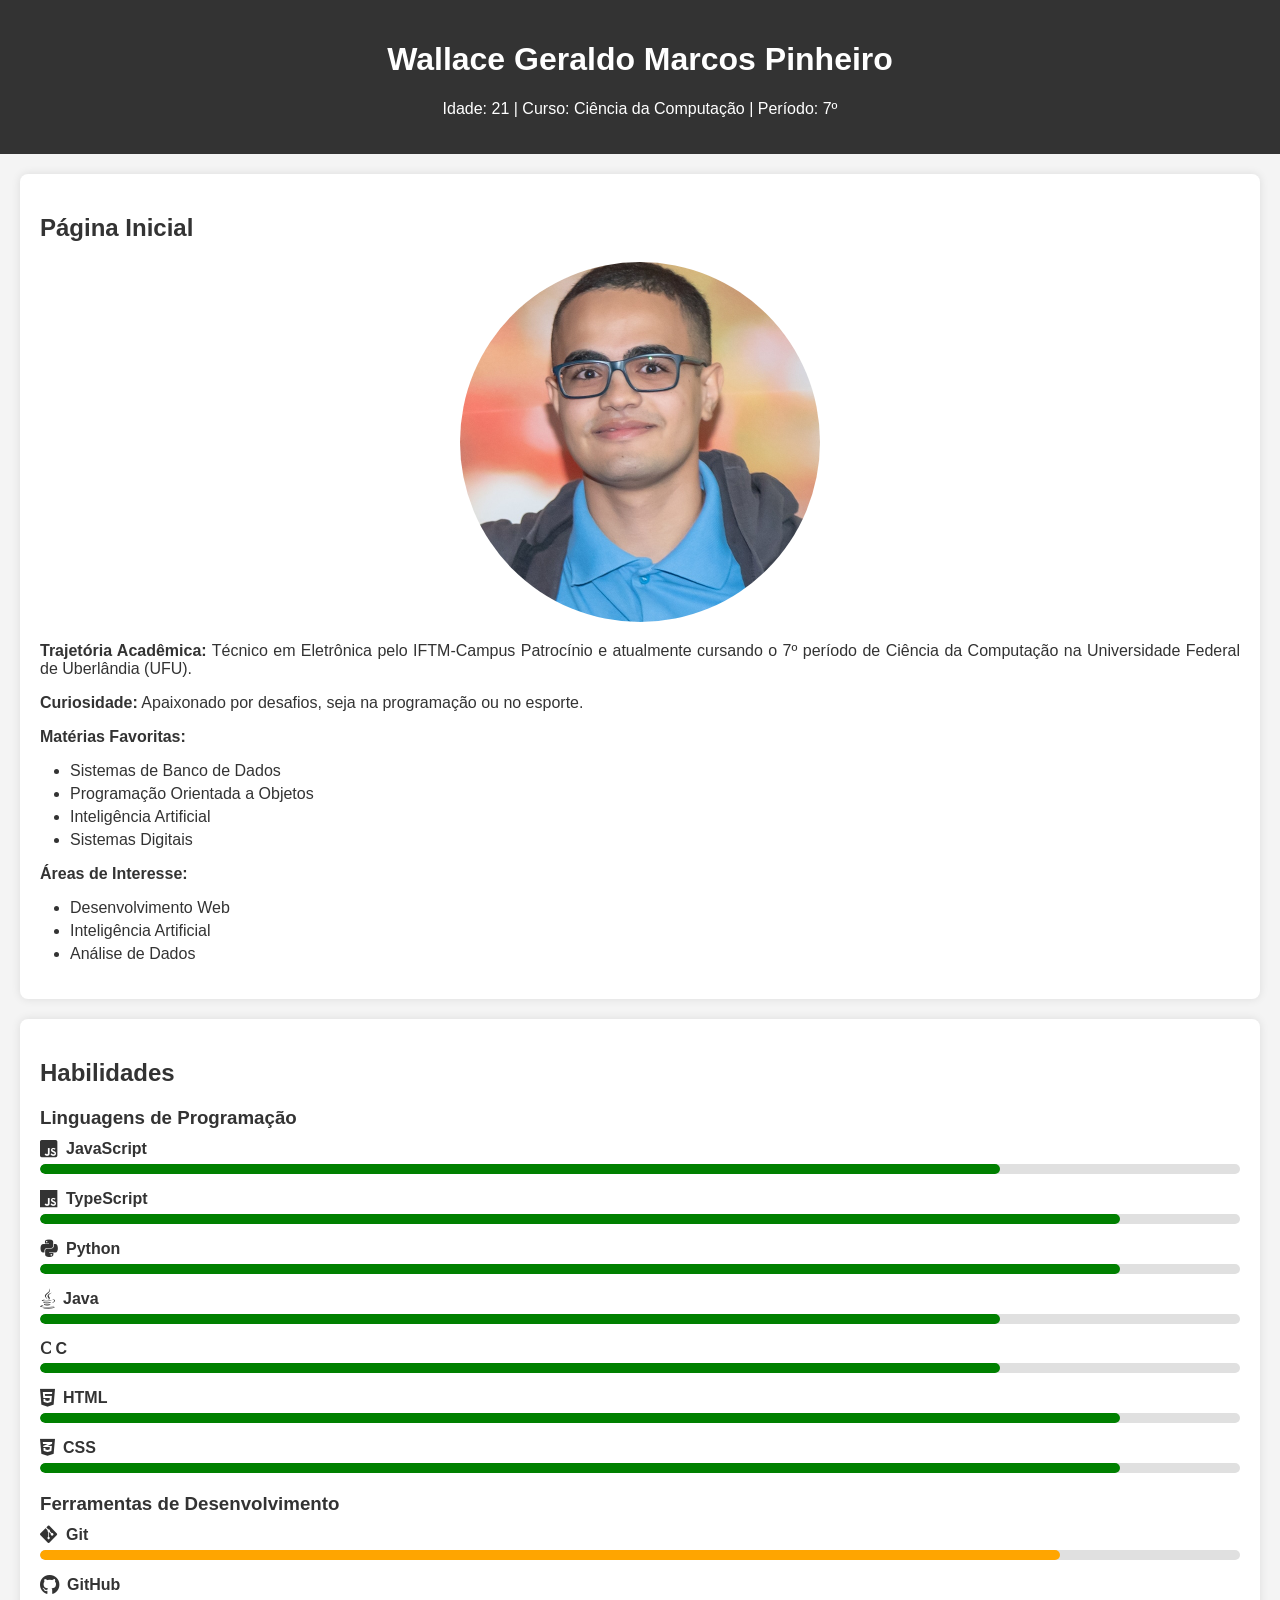
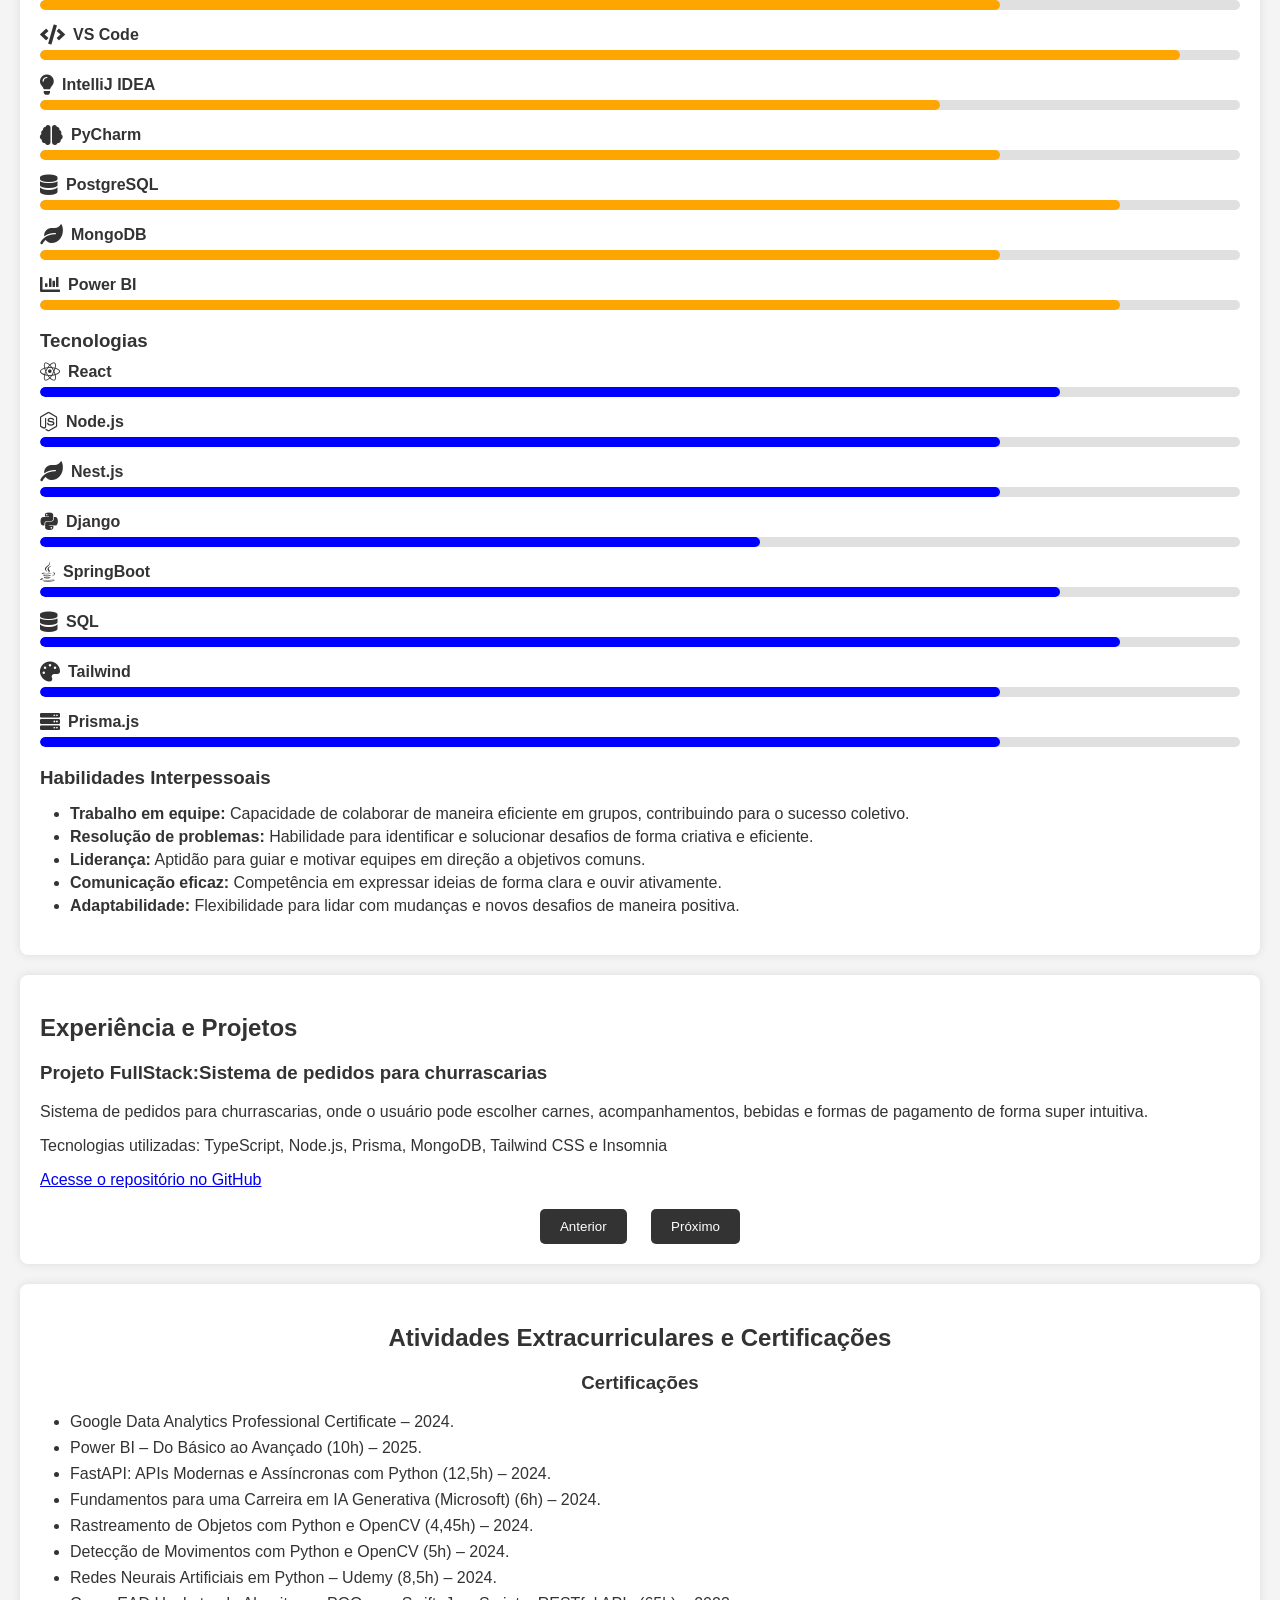
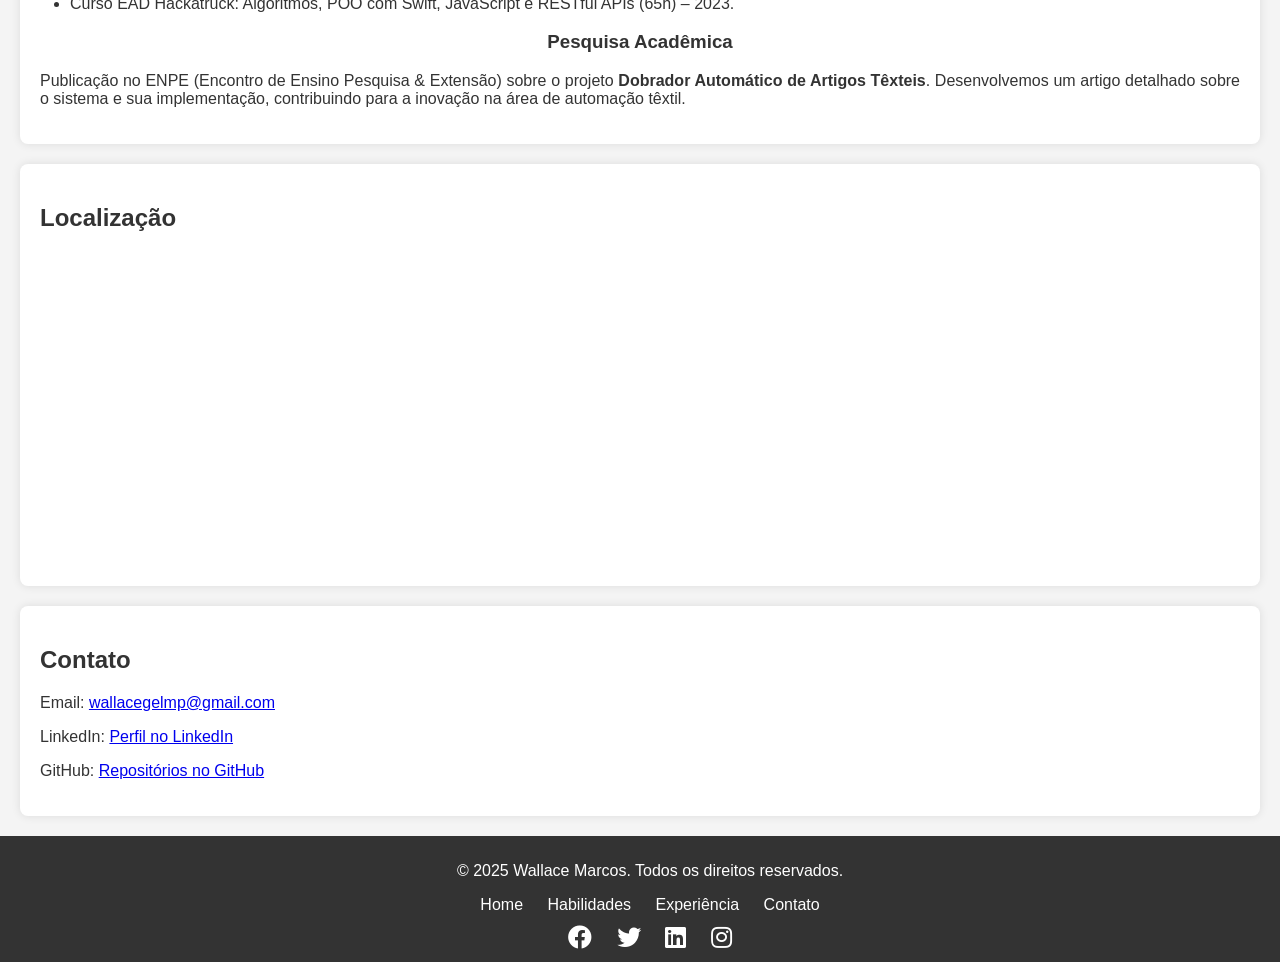
<file: ProjetoFinalAscii/portfolio/index.html>
<!DOCTYPE html>
<html lang="pt-BR">
    <head>
        <meta charset="UTF-8">
        <meta name="viewport" content="width=device-width, initial-scale=1.0">
        <title>Portfólio Profissional</title>
        <link rel="stylesheet" href="styles.css">
        <link href="https://cdnjs.cloudflare.com/ajax/libs/font-awesome/5.15.3/css/all.min.css" rel="stylesheet">
    </head>
<body>
    <!-- Cabeçalho do site com informações principais -->
    <header>
        <h1>Wallace Geraldo Marcos Pinheiro</h1>
        <p>Idade: 21 | Curso: Ciência da Computação | Período: 7º</p>
    </header>
    <!-- Seção da Página Inicial -->
    <section id="home">
        <h2>Página Inicial</h2>
        <img src="fotoprof.jpeg" alt="Foto de Perfil" class="foto-perfil">
        <p><strong>Trajetória Acadêmica:</strong> Técnico em Eletrônica pelo IFTM-Campus Patrocínio e atualmente cursando o 7º período de Ciência da Computação na Universidade Federal de Uberlândia (UFU).</p>
        <p><strong>Curiosidade:</strong> Apaixonado por desafios, seja na programação ou no esporte.</p>
        <!-- Lista de matérias favoritas -->
        <p><strong>Matérias Favoritas:</strong></p>
        <ul class="interesses-lista">
            <li>Sistemas de Banco de Dados</li>
            <li>Programação Orientada a Objetos</li>
            <li>Inteligência Artificial</li>
            <li>Sistemas Digitais</li>
        </ul>
            <!-- Seção de Áreas de interesse -->
        <p><strong>Áreas de Interesse:</strong></p>
        <ul class="interesses-lista">
            <li>Desenvolvimento Web</li>
            <li>Inteligência Artificial</li>
            <li>Análise de Dados</li>
        </ul>

    </section>
    
    <section id="skills">
        <h2>Habilidades</h2>
        
        <!-- Linguagens de Programação -->
        <div class="skill-category linguagens">
            <h3>Linguagens de Programação</h3>
        
            <div class="skill">
                <p><i class="fab fa-js-square"></i> JavaScript</p>
                <div class="bar"><div class="progress" style="width: 80%;"></div></div>
            </div>
        
            <div class="skill">
                <p><i class="fab fa-js"></i> TypeScript</p>
                <div class="bar"><div class="progress" style="width: 90%;"></div></div>
            </div>
        
            <div class="skill">
                <p><i class="fab fa-python"></i> Python</p>
                <div class="bar"><div class="progress" style="width: 90%;"></div></div>
            </div>
        
            <div class="skill">
                <p><i class="fab fa-java"></i> Java</p>
                <div class="bar"><div class="progress" style="width: 80%;"></div></div>
            </div>
        
            <div class="skill">
                <p>&#x1D5A2; C</p>
                <div class="bar"><div class="progress" style="width: 80%;"></div></div>
            </div>
        
            <div class="skill">
                <p><i class="fab fa-html5"></i> HTML</p>
                <div class="bar"><div class="progress" style="width: 90%;"></div></div>
            </div>
        
            <div class="skill">
                <p><i class="fab fa-css3-alt"></i> CSS</p>
                <div class="bar"><div class="progress" style="width: 90%;"></div></div>
            </div>
        </div>
        
    
    <!-- Ferramentas de Desenvolvimento -->
<div class="skill-category ferramentas">
    <h3>Ferramentas de Desenvolvimento</h3>

    <div class="skill">
        <p><i class="fab fa-git-alt"></i> Git</p>
        <div class="bar"><div class="progress" style="width: 85%;"></div></div>
    </div>

    <div class="skill">
        <p><i class="fab fa-github"></i> GitHub</p>
        <div class="bar"><div class="progress" style="width: 80%;"></div></div>
    </div>

    <div class="skill">
        <p><i class="fas fa-code"></i> VS Code</p>
        <div class="bar"><div class="progress" style="width: 95%;"></div></div>
    </div>

    <div class="skill">
        <p><i class="fas fa-lightbulb"></i> IntelliJ IDEA</p>
        <div class="bar"><div class="progress" style="width: 75%;"></div></div>
    </div>

    <div class="skill">
        <p><i class="fas fa-brain"></i> PyCharm</p>
        <div class="bar"><div class="progress" style="width: 80%;"></div></div>
    </div>

    <div class="skill">
        <p><i class="fas fa-database"></i> PostgreSQL</p>
        <div class="bar"><div class="progress" style="width: 90%;"></div></div>
    </div>

    <div class="skill">
        <p><i class="fas fa-leaf"></i> MongoDB</p>
        <div class="bar"><div class="progress" style="width: 80%;"></div></div>
    </div>

    <div class="skill">
        <p><i class="fas fa-chart-bar"></i> Power BI</p>
        <div class="bar"><div class="progress" style="width: 90%;"></div></div>
    </div>
</div>

    <!-- Tecnologias -->
<div class="skill-category tecnologias">
    <h3>Tecnologias</h3>

    <div class="skill">
        <p><i class="fab fa-react"></i> React</p>
        <div class="bar"><div class="progress" style="width: 85%;"></div></div>
    </div>

    <div class="skill">
        <p><i class="fab fa-node-js"></i> Node.js</p>
        <div class="bar"><div class="progress" style="width: 80%;"></div></div>
    </div>

    <div class="skill">
        <p><i class="fas fa-leaf"></i> Nest.js</p>
        <div class="bar"><div class="progress" style="width: 80%;"></div></div>
    </div>

    <div class="skill">
        <p><i class="fab fa-python"></i> Django</p>
        <div class="bar"><div class="progress" style="width: 60%;"></div></div>
    </div>
    

    <div class="skill">
        <p><i class="fab fa-java"></i> SpringBoot</p>
        <div class="bar"><div class="progress" style="width: 85%;"></div></div>
    </div>

    <div class="skill">
        <p><i class="fas fa-database"></i> SQL</p>
        <div class="bar"><div class="progress" style="width: 90%;"></div></div>
    </div>

    <div class="skill">
        <p><i class="fas fa-palette"></i> Tailwind</p>
        <div class="bar"><div class="progress" style="width: 80%;"></div></div>
    </div>

    <div class="skill">
        <p><i class="fas fa-server"></i> Prisma.js</p>
        <div class="bar"><div class="progress" style="width: 80%;"></div></div>
    </div>
</div>

        
    
    <!-- Seção de Habilidades Interpessoais -->
<div class="skill-category interpessoais">
    <h3>Habilidades Interpessoais</h3>
    <ul class="interesses-lista">
        <li><strong>Trabalho em equipe:</strong> Capacidade de colaborar de maneira eficiente em grupos, contribuindo para o sucesso coletivo.</li>
        <li><strong>Resolução de problemas:</strong> Habilidade para identificar e solucionar desafios de forma criativa e eficiente.</li>
        <li><strong>Liderança:</strong> Aptidão para guiar e motivar equipes em direção a objetivos comuns.</li>
        <li><strong>Comunicação eficaz:</strong> Competência em expressar ideias de forma clara e ouvir ativamente.</li>
        <li><strong>Adaptabilidade:</strong> Flexibilidade para lidar com mudanças e novos desafios de maneira positiva.</li>
    </ul>
</div>
</section>
    <section id="experience">
        <!-- Seção de Experiências e Projetos -->
        <h2>Experiência e Projetos</h2>
        <div class="project">
            <h3> Projeto FullStack:Sistema de pedidos para churrascarias</h3>
            <p>
                Sistema de pedidos para churrascarias, onde o usuário pode escolher carnes, acompanhamentos, bebidas e formas de pagamento de forma super intuitiva. 
            </p>
            <p>
                Tecnologias utilizadas: TypeScript, Node.js, Prisma, MongoDB, Tailwind CSS e Insomnia
            </p>
            <a href="https://github.com/Wallace30/ProjFullChurrascaria1" target="_blank" rel="noopener noreferrer">
                Acesse o repositório no GitHub
            </a>
        </div>

        <div class="project">
            <h3>Projeto Power BI: Integração de Dados e Visualização Estratégica</h3>
            <p>
                Desenvolvimento de um projeto no Power BI utilizando 6 bases de dados para gerar insights estratégicos. As informações foram integradas por meio de relacionamentos, permitindo análises dinâmicas e interativas.
            </p>
            <p>
                Tecnologias utilizadas: PowerBI
            </p>
            <a href="https://github.com/Wallace30/PowerBiEmpresa" target="_blank" rel="noopener noreferrer">
                Acesse o repositório no GitHub
            </a>
        </div>

        <div class="project">
            <h3>Projeto FullStack: Inserção de Dados em formulário</h3>
            <p>
                Desenvolvimento de uma interface para captar informações básicas de clientes, como nome e e-mail. 
            </p>
            <p>
                Tecnologias utilizadas: TypeScript, Node.js, MongoDB, Prisma.
            </p>
            <a href="https://github.com/Wallace30/ProjTypeFull2" target="_blank" rel="noopener noreferrer">
                Acesse o repositório no GitHub
            </a>
        </div>

        <div class="project">
            <h3>Análises de Dados no Power BI: Consumo de Bebidas Alcoólicas na Rússia (2017-2023)</h3>
            <p>
                Análises com um conjunto de dados sobre o consumo de bebidas alcoólicas na Rússia no período de 2017 a 2023. 
            </p>
            <p>
                Tecnologias utilizadas: PowerBI.
            </p>
            <a href="https://github.com/Wallace30/An-liseDadosBebidasRussia" target="_blank" rel="noopener noreferrer">
                Acesse o repositório no GitHub
            </a>
        </div>

        <div class="project">
            <h3>Projeto de API para Churrascaria</h3>
            <p>
                Projeto de uma churrascaria utilizando conhecimentos de JavaScript.
            </p>
            <p>
                Tecnologias utilizadas: JavaScript, Node.js, MongoDB e Insomnia, Express.
            </p>
            <a href="https://github.com/Wallace30/ChurrascariaNode" target="_blank" rel="noopener noreferrer">
                Acesse o repositório no GitHub
            </a>
        </div>

        <div class="project">
            <h3> Projeto de Análise de Dados para Segmentação de Clientes</h3>
            <p>
                Identificação de perfis de clientes com base em variáveis como idade, renda anual e pontuação de gastos usando dados do conjunto Mall Customers.
            </p>
            <p>
                Tecnologias utilizadas: Python e bibliotecas como Pandas, Scikit-Learn e Matplotlib para manipulação de dados, modelagem e visualização.
            </p>
            <a href="https://github.com/Wallace30/AnalisedeDadosShopKmeans" target="_blank" rel="noopener noreferrer">
                Acesse o repositório no GitHub
            </a>
        </div>

        <div class="project">
            <h3> Análise com KNN: Explorando IA em Classificação</h3>
            <p>
                Uso do algortimo KNN para classificar de qual região era a oliva com base nesses ácidos graxos. 
            </p>
            <p>
                Tecnologias utilizadas: Python e bibliotecas como Pandas, Scikit-Learn e Matplotlib para manipulação de dados.
            </p>
            <a href="https://github.com/Wallace30/ProjIAKNN" target="_blank" rel="noopener noreferrer">
                Acesse o repositório no GitHub
            </a>
        </div>

        <div class="project">
            <h3> Projeto de Gerenciamento de Campeonato</h3>
            <p>
                Sistema para o cadastro completo de jogadores, times, treinadores e a criação de campeonatos.
            </p>
            <p>
                Tecnologias utilizadas: SpringBoot, JWT, PostgreSQL
            </p>
            <a href="https://github.com/Wallace30/GerenciamentoTime" target="_blank" rel="noopener noreferrer">
                Acesse o repositório no GitHub
            </a>
        </div>

        <div class="project">
            <h3> Desafio BackEnd Magalu</h3>
            <p>
                Implementação de três funcionalidades principais: agendamento, consulta e remoção de comunicações.
                Além dos requisitos principais, que não incluíam a gestão de usuários e lojas, foi implementado essas funcionalidades adicionais.
            </p>
            <p>
                Tecnologias utilizadas: SpringFramework, PostgreSQL, Insomnia.
            </p>
            <a href="https://github.com/Wallace30/DesafioMagalu" target="_blank" rel="noopener noreferrer">
                Acesse o repositório no GitHub
            </a>
        </div>

        <div class="project">
            <h3> Desafio BackEnd: PicPay simplificado</h3>
            <p>
                Desafio backend de um processo seletivo para uma vaga júnior na PicPay.
            </p>
            <p>
                Tecnologias utilizadas: SpringFramework, PostgreSQL, Insomnia, Node.
            </p>
            <a href="https://github.com/Wallace30/Desafiopicpay" target="_blank" rel="noopener noreferrer">
                Acesse o repositório no GitHub
            </a>
        </div>
        <!-- Botões de navegação do slider -->
        <div class="slider-controls">
            <button id="prev">Anterior</button>
            <button id="next">Próximo</button>
        </div>

    </section>
    <section id="extracurricular">
        <!-- Seção de Atividades Extracurriculares e Certificações  -->
        <h2>Atividades Extracurriculares e Certificações</h2>
        <h3>Certificações</h3>
        <ul class="interesses-lista">
            <li>Google Data Analytics Professional Certificate – 2024.</li>
            <li>Power BI – Do Básico ao Avançado (10h) – 2025.</li>
            <li>FastAPI: APIs Modernas e Assíncronas com Python (12,5h) – 2024.</li>
            <li>Fundamentos para uma Carreira em IA Generativa (Microsoft) (6h) – 2024.</li>
            <li>Rastreamento de Objetos com Python e OpenCV (4,45h) – 2024.</li>
            <li>Detecção de Movimentos com Python e OpenCV (5h) – 2024.</li>
            <li>Redes Neurais Artificiais em Python – Udemy (8,5h) – 2024.</li>
            <li>Curso EAD Hackatruck: Algoritmos, POO com Swift, JavaScript e RESTful APIs (65h) – 2023.</li>
        </ul>
        
        <h3>Pesquisa Acadêmica</h3>
        <p>Publicação no ENPE (Encontro de Ensino Pesquisa & Extensão) sobre o projeto <strong>Dobrador Automático de Artigos Têxteis</strong>. Desenvolvemos um artigo detalhado sobre o sistema e sua implementação, contribuindo para a inovação na área de automação têxtil.</p>
    </section>
    <!-- Mapa Interativo  -->
    <section id="map">
        <h2>Localização</h2>
        <iframe
            src="https://www.google.com/maps/embed?pb=!1m18!1m12!1m3!1d3110.837450515287!2d-48.26438222862644!3d-18.918722168371417!2m3!1f0!2f0!3f0!3m2!1i1024!2i768!4f13.1!3m3!1m2!1s0x94a4450b373ada6d%3A0x2cd98cdbea40d2c!2sFaculdade%20de%20Computa%C3%A7%C3%A3o%20-%20FACOM!5e1!3m2!1spt-BR!2sbr!4v1740000130236!5m2!1spt-BR!2sbr"
            width="100%"
            height="300"
            style="border:0;"
            allowfullscreen=""
            loading="lazy"
            referrerpolicy="no-referrer-when-downgrade">
        </iframe>
    </section>
    <!-- Seção de Contato -->
    <section id="contact">
        <h2>Contato</h2>
        <p>Email: <a href="mailto:wallacegelmp@gmail.com">wallacegelmp@gmail.com</a></p>
        <p>LinkedIn: <a href="https://www.linkedin.com/in/wallace-marcos-9b714a275/" target="_blank" rel="noopener noreferrer">Perfil no LinkedIn</a></p>
        <p>GitHub: <a href="https://github.com/Wallace30?tab=repositories" target="_blank" rel="noopener noreferrer">Repositórios no GitHub</a></p>
    </section>
    <!-- Rodapé -->
    <footer>
        <p>&copy; 2025 Wallace Marcos. Todos os direitos reservados.</p>
        <nav>
            <a href="#home">Home</a>
            <a href="#skills">Habilidades</a>
            <a href="#experience">Experiência</a>
            <a href="#contact">Contato</a>
        </nav>
        <!-- Ícones de redes sociais -->
        <div class="social-icons" aria-label="Redes Sociais">
            <a href="https://www.facebook.com/share/1AM98yp5AH/" class="social-icon"><i class="fab fa-facebook"></i></a>
            <a href="https://x.com/WallaceGeraldo6?t=bu0k9TkAc5rkCbydJB51VA&s=08" class="social-icon"><i class="fab fa-twitter"></i></a>
            <a href="https://www.linkedin.com/in/wallace-marcos-9b714a275/" class="social-icon"><i class="fab fa-linkedin"></i></a>
            <a href="https://www.instagram.com/wallacegmp/?__d=1" class="social-icon"><i class="fab fa-instagram"></i></a>
        </div>
        
    </footer>
    <!-- Importação do JavaScript -->
    <script src="script.js"></script>
</body>
</html>
</file>
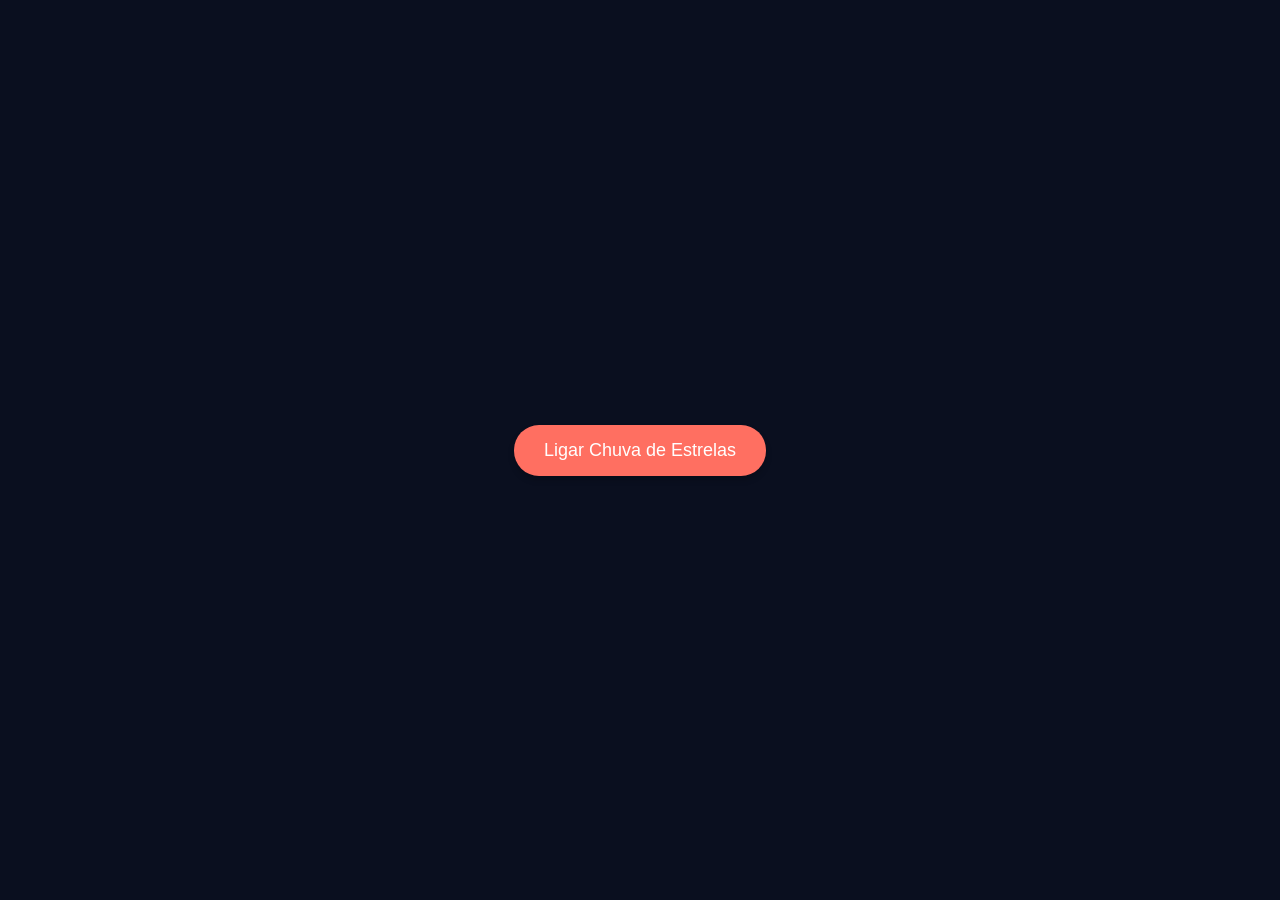
<file: Desafio1Ascii/desafio1.html>
<!DOCTYPE html>
<html lang="pt-BR">
<head>
    <meta charset="UTF-8">
    <meta name="viewport" content="width=device-width, initial-scale=1.0">
    <title>Desafio 1 - Chuva de Estrelas</title>
    <link rel="stylesheet" href="styles.css"> <!-- Link para o arquivo CSS -->
</head>
<body>
    <div class="container">
        <!-- Botão para ligar/desligar a chuva de estrelas -->
        <button id="toggleButton">Ligar Chuva de Estrelas</button>
    </div>
    <script src="script.js"></script> <!-- Link para o arquivo JavaScript -->
</body>
</html>
</file>
<file: ProjetoFinalAscii/portfolio/styles.css>
/* 
  ============================================
  Estilos Gerais
  ============================================
*/
body {
    font-family: Arial, sans-serif; /* Define a fonte padrão como Arial ou uma fonte sans-serif genérica */
    margin: 0; /* Remove margens padrão */
    padding: 0; /* Remove preenchimentos padrão */
    background-color: #f4f4f4; /* Define a cor de fundo como um cinza claro */
    color: #333; /* Define a cor do texto como um cinza escuro */
    text-align: justify; /* Alinha o texto justificado */
    font-size: 16px; /* Define o tamanho da fonte base como 16px */
}
/* 
  ============================================
  Cabeçalho
  ============================================
*/
header {
    background-color: #333; /* Define a cor de fundo como preto */
    color: #fff; /* Define a cor do texto como branco */
    padding: 20px; /* Adiciona um espaçamento interno de 20px */
    text-align: center; /* Centraliza o texto */
}
/* 
  ============================================
  Lista de Interesses
  ============================================
*/
.interesses-lista {
    list-style-type: disc; /* Define o estilo dos marcadores da lista como discos */
    margin-left: 20px; /* Adiciona margem à esquerda */
    padding-left: 10px; /* Adiciona preenchimento à esquerda */
    text-align: justify; /* Alinha o texto justificado */
}
.interesses-lista li {
    font-size: 16px; /* Define o tamanho da fonte dos itens da lista */
    margin-bottom: 5px; /* Adiciona espaçamento entre os itens da lista */
}
/* 
  ============================================
  Seções
  ============================================
*/
section {
    padding: 20px; /* Adiciona espaçamento interno */
    margin: 20px; /* Adiciona margem externa */
    background-color: #fff; /* Define a cor de fundo como branco */
    border-radius: 8px; /* Arredonda as bordas */
    box-shadow: 0 0 10px rgba(0, 0, 0, 0.1); /* Adiciona uma sombra suave */
    opacity: 0; /* Inicialmente invisível para animação */
    transform: translateY(20px); /* Move a seção para baixo para animação */
    transition: opacity 0.6s ease-out, transform 0.6s ease-out; /* Define a transição para a animação */
    text-align: justify; /* Alinha o texto justificado */
}
section.visible {
    opacity: 1; /* Torna a seção visível */
    transform: translateY(0); /* Move a seção para a posição original */
}
/* 
  ============================================
  Títulos de Seção (h2)
  ============================================
*/
h2 {
    color: #333; /* Define a cor do texto como cinza escuro */
    text-align: justify; /* Alinha o texto justificado */
}
/* 
  ============================================
  Categorias de Habilidades
  ============================================
*/
.skill-category {
    margin-bottom: 20px; /* Adiciona espaçamento abaixo da categoria */
    text-align: justify; /* Alinha o texto justificado */
}
.skill-category h3 {
    margin-bottom: 10px; /* Adiciona espaçamento abaixo do título da categoria */
}
.skill p {
    display: flex; /* Usa flexbox para alinhar ícones e texto */
    align-items: center; /* Centraliza verticalmente */
    font-weight: bold; /* Define o texto em negrito */
    text-align: justify; /* Alinha o texto justificado */
}
.skill i {
    margin-right: 8px; /* Adiciona espaçamento à direita do ícone */
    font-size: 20px; /* Define o tamanho do ícone */
    color: #333; /* Define a cor do ícone como cinza escuro */
}
/* 
  ============================================
  Rodapé
  ============================================
*/
footer {
    background-color: #333; /* Define a cor de fundo como preto */
    color: #fff; /* Define a cor do texto como branco */
    text-align: center; /* Centraliza o texto */
    padding: 10px; /* Adiciona espaçamento interno */
    position: relative; /* Define a posição como relativa */
    bottom: 0; /* Alinha o rodapé na parte inferior */
    width: 100%; /* Define a largura como 100% */
}
footer nav a {
    color: #fff; /* Define a cor dos links como branco */
    margin: 0 10px; /* Adiciona espaçamento entre os links */
    text-decoration: none; /* Remove sublinhado dos links */
}
footer nav a:hover {
    text-decoration: underline; /* Adiciona sublinhado ao passar o mouse */
}

/* 
  ============================================
  Projetos (Slider)
  ============================================
*/

.project {
    display: none; /* Oculta os projetos por padrão */
}

.project.active {
    display: block; /* Exibe o projeto ativo */
}

.slider-controls {
    text-align: center; /* Centraliza os botões de controle */
    margin-top: 20px; /* Adiciona espaçamento acima dos botões */
}

.slider-controls button {
    padding: 10px 20px; /* Adiciona espaçamento interno nos botões */
    margin: 0 10px; /* Adiciona espaçamento entre os botões */
    background-color: #333; /* Define a cor de fundo dos botões como preto */
    color: #fff; /* Define a cor do texto como branco */
    border: none; /* Remove bordas */
    border-radius: 5px; /* Arredonda as bordas dos botões */
    cursor: pointer; /* Muda o cursor para pointer */
}

.slider-controls button:hover {
    background-color: #555; /* Muda a cor de fundo ao passar o mouse */
}

/* 
  ============================================
  Foto de Perfil
  ============================================
*/

.foto-perfil {
    width: 30%; /* Define a largura da foto como 30% do contêiner */
    height: auto; /* Mantém a proporção da imagem */
    border-radius: 50%; /* Transforma a imagem em um círculo */
    display: block; /* Exibe a imagem como um bloco */
    margin: 0 auto 20px; /* Centraliza a imagem e adiciona espaçamento abaixo */
}

/* 
  ============================================
  Barras de Progresso
  ============================================
*/

.skill {
    margin-bottom: 15px; /* Adiciona espaçamento abaixo de cada habilidade */
}

.skill p {
    margin: 0 0 5px 0; /* Remove margens padrão e adiciona espaçamento abaixo */
    font-weight: bold; /* Define o texto em negrito */
}

.bar {
    width: 100%; /* Define a largura da barra como 100% */
    background-color: #e0e0e0; /* Define a cor de fundo da barra como cinza claro */
    border-radius: 5px; /* Arredonda as bordas da barra */
    overflow: hidden; /* Esconde o conteúdo que ultrapassa a barra */
}

.progress {
    height: 10px; /* Define a altura da barra de progresso */
    background-color: #008000; /* Define a cor de fundo da barra de progresso como verde */
    border-radius: 5px; /* Arredonda as bordas da barra de progresso */
    transition: width 0.5s ease-in-out; /* Adiciona uma transição suave ao mudar a largura */
}

/* Cores específicas para cada categoria de habilidades */
.skill-category.linguagens .progress {
    background-color: #008000; /* Verde para linguagens de programação */
}

.skill-category.ferramentas .progress {
    background-color: #FFA500; /* Laranja para ferramentas de desenvolvimento */
}

.skill-category.tecnologias .progress {
    background-color: #0000FF; /* Azul para tecnologias */
}

.skill-category.interpessoais .progress {
    background-color: #800080; /* Roxo para habilidades interpessoais */
}

/* 
  ============================================
  Ícones de Redes Sociais
  ============================================
*/

.social-icons {
    margin-top: 10px; /* Adiciona espaçamento acima dos ícones */
}

.social-icon {
    color: #fff; /* Define a cor dos ícones como branco */
    margin: 0 10px; /* Adiciona espaçamento entre os ícones */
    font-size: 24px; /* Define o tamanho dos ícones */
    text-decoration: none; /* Remove sublinhado dos links */
    transition: transform 0.3s ease, color 0.3s ease; /* Adiciona transição suave */
}

.social-icon:hover {
    transform: scale(1.9); /* Aumenta o tamanho do ícone ao passar o mouse */
    color: #FFA500; /* Muda a cor do ícone para laranja ao passar o mouse */
}

/* 
  ============================================
  Responsividade
  ============================================
*/

/* Ajustes para tablets (telas menores que 768px) */
@media (max-width: 768px) {
    body {
        font-size: 14px; /* Reduz o tamanho da fonte base */
    }

    h1 {
        font-size: 20px; /* Reduz o tamanho do título principal */
    }

    h2 {
        font-size: 18px; /* Reduz o tamanho dos títulos de seção */
    }

    p, li {
        font-size: 13px; /* Reduz o tamanho do texto e itens da lista */
    }
}

/* Ajustes para celulares (telas menores que 480px) */
@media (max-width: 480px) {
    body {
        font-size: 14px; /* Aumenta o tamanho da fonte base para melhor legibilidade */
    }

    h1 {
        font-size: 18px; /* Reduz o tamanho do título principal */
    }

    h2 {
        font-size: 16px; /* Reduz o tamanho dos títulos de seção */
    }

    p, li {
        font-size: 14px; /* Aumenta o tamanho do texto e itens da lista */
    }

    section {
        padding: 15px; /* Reduz o espaçamento interno das seções */
        margin: 10px; /* Reduz a margem externa das seções */
    }

    .foto-perfil {
        width: 50%; /* Aumenta a largura da foto de perfil */
    }

    .interesses-lista li {
        font-size: 14px; /* Aumenta o tamanho dos itens da lista */
    }
}

/* 
  ============================================
  Seção de Atividades Extracurriculares
  ============================================
*/

#extracurricular {
    padding: 20px; /* Adiciona espaçamento interno */
    margin: 20px; /* Adiciona margem externa */
    background-color: #fff; /* Define a cor de fundo como branco */
    border-radius: 8px; /* Arredonda as bordas */
    box-shadow: 0 0 10px rgba(0, 0, 0, 0.1); /* Adiciona uma sombra suave */
    text-align: left; /* Alinha o texto à esquerda */
}

#extracurricular h2, #extracurricular h3 {
    color: #333; /* Define a cor do texto como cinza escuro */
    text-align: center; /* Centraliza os títulos */
}

#extracurricular ul {
    list-style-type: disc; /* Define o estilo dos marcadores da lista como discos */
    margin-left: 20px; /* Adiciona margem à esquerda */
    padding-left: 10px; /* Adiciona preenchimento à esquerda */
}

#extracurricular li {
    font-size: 16px; /* Define o tamanho da fonte dos itens da lista */
    margin-bottom: 8px; /* Adiciona espaçamento entre os itens da lista */
}

#extracurricular p {
    font-size: 16px; /* Define o tamanho da fonte do texto */
    margin-top: 10px; /* Adiciona espaçamento acima do texto */
    text-align: justify; /* Alinha o texto justificado */
}

/* 
  ============================================
  Mapa
  ============================================
*/

#map {
    padding: 20px; /* Adiciona espaçamento interno */
    margin: 20px; /* Adiciona margem externa */
    background-color: #fff; /* Define a cor de fundo como branco */
    border-radius: 8px; /* Arredonda as bordas */
    box-shadow: 0 0 10px rgba(0, 0, 0, 0.1); /* Adiciona uma sombra suave */
    text-align: center; /* Centraliza o conteúdo */
}

#map iframe {
    border-radius: 8px; /* Arredonda as bordas do iframe */
    margin-top: 10px; /* Adiciona espaçamento acima do iframe */
}
</file>
<file: Desafio1Ascii/styles.css>
/* Estilos gerais */
body {
    margin: 0;
    padding: 0;
    display: flex;
    justify-content: center;
    align-items: center;
    height: 100vh;
    background-color: #0a0f1f; /* Fundo escuro */
    font-family: 'Arial', sans-serif;
    overflow: hidden; /* Esconde o overflow para evitar barras de rolagem */
}

.container {
    text-align: center;
}

/* Estilo do botão */
#toggleButton {
    padding: 15px 30px;
    font-size: 18px;
    color: #fff;
    background-color: #ff6f61; /* Cor de fundo do botão */
    border: none;
    border-radius: 25px;
    cursor: pointer;
    transition: background-color 0.3s ease, transform 0.3s ease;
    box-shadow: 0 4px 6px rgba(0, 0, 0, 0.2); /* Sombra */
}

/* Efeito hover no botão */
#toggleButton:hover {
    background-color: #ff3b2f; /* Cor de fundo ao passar o mouse */
    transform: scale(1.05); /* Aumenta ligeiramente o tamanho */
}

/* Estilo das estrelas */
.star {
    position: absolute;
    width: 10px;
    height: 10px;
    background-color: #ffffff; /* Cor da estrela */
    border-radius: 50%; /* Forma circular */
    box-shadow: 0 0 10px #fff, 0 0 20px #fff, 0 0 30px #fff; /* Brilho */
    animation: fall 3s linear infinite; /* Animação de queda */
}

/* Animação de queda das estrelas */
@keyframes fall {
    0% {
        transform: translateY(-10%) translateX(0);
        opacity: 1;
    }
    100% {
        transform: translateY(110vh) translateX(0);
        opacity: 0;
    }
}

/* Media Queries para Responsividade */

/* Tablets (768px a 1024px) */
@media (max-width: 1024px) {
    #toggleButton {
        padding: 12px 24px;
        font-size: 16px;
    }

    .star {
        width: 8px;
        height: 8px;
    }
}

/* Celulares (até 767px) */
@media (max-width: 767px) {
    #toggleButton {
        padding: 10px 20px;
        font-size: 14px;
        border-radius: 20px;
    }

    .star {
        width: 6px;
        height: 6px;
        box-shadow: 0 0 5px #fff, 0 0 10px #fff, 0 0 15px #fff;
    }
}
</file>
